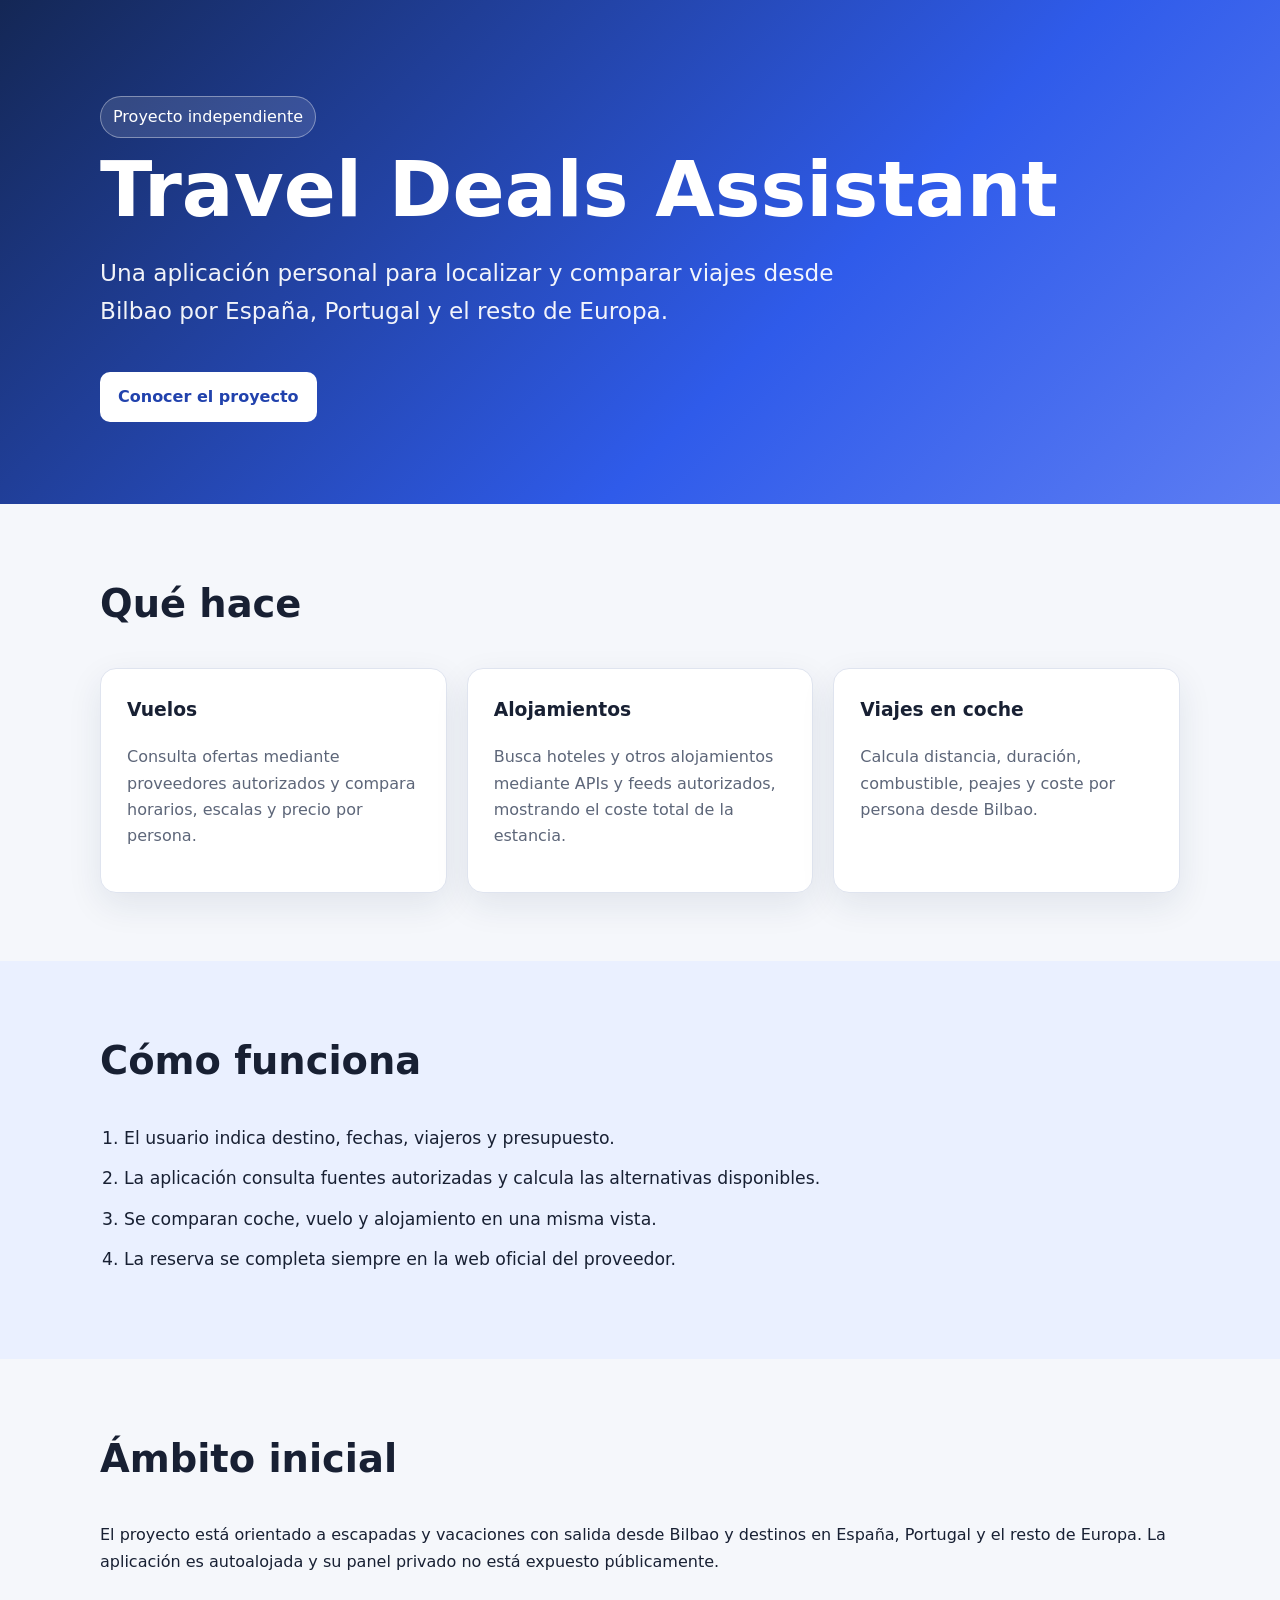
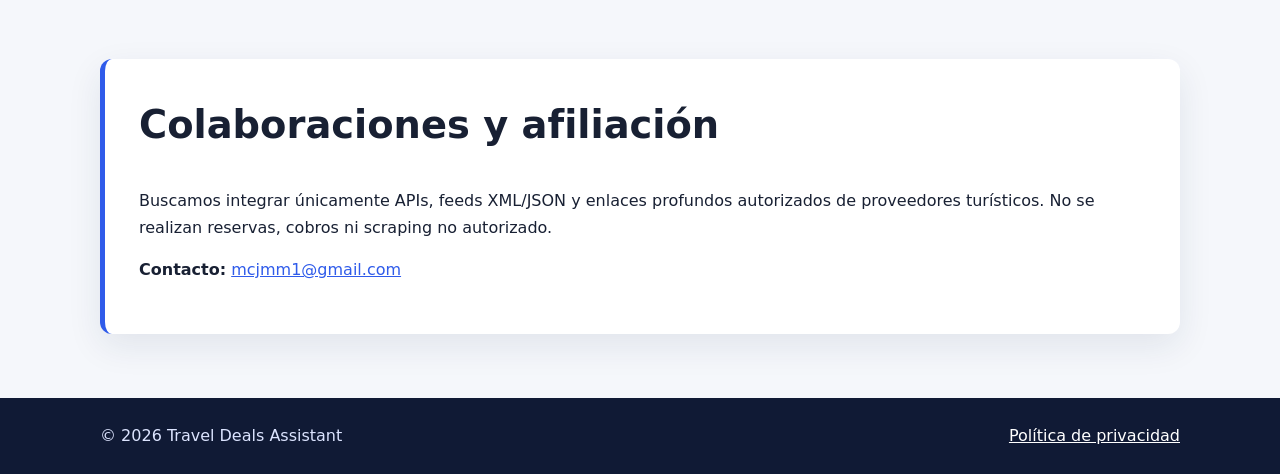
<file: index.html>
<!doctype html>
<html lang="es">
<head>
  <meta charset="utf-8">
  <meta name="viewport" content="width=device-width, initial-scale=1">
  <meta name="description" content="Travel Deals Assistant: comparador personal de viajes desde Bilbao para España, Portugal y el resto de Europa.">
  <title>Travel Deals Assistant</title>
  <link rel="stylesheet" href="styles.css">
</head>
<body>
  <header class="hero">
    <div class="wrap">
      <span class="badge">Proyecto independiente</span>
      <h1>Travel Deals Assistant</h1>
      <p class="lead">Una aplicación personal para localizar y comparar viajes desde Bilbao por España, Portugal y el resto de Europa.</p>
      <a class="button" href="#proyecto">Conocer el proyecto</a>
    </div>
  </header>

  <main>
    <section id="proyecto" class="wrap section">
      <h2>Qué hace</h2>
      <div class="cards">
        <article class="card">
          <h3>Vuelos</h3>
          <p>Consulta ofertas mediante proveedores autorizados y compara horarios, escalas y precio por persona.</p>
        </article>
        <article class="card">
          <h3>Alojamientos</h3>
          <p>Busca hoteles y otros alojamientos mediante APIs y feeds autorizados, mostrando el coste total de la estancia.</p>
        </article>
        <article class="card">
          <h3>Viajes en coche</h3>
          <p>Calcula distancia, duración, combustible, peajes y coste por persona desde Bilbao.</p>
        </article>
      </div>
    </section>

    <section class="alt">
      <div class="wrap section">
        <h2>Cómo funciona</h2>
        <ol class="steps">
          <li>El usuario indica destino, fechas, viajeros y presupuesto.</li>
          <li>La aplicación consulta fuentes autorizadas y calcula las alternativas disponibles.</li>
          <li>Se comparan coche, vuelo y alojamiento en una misma vista.</li>
          <li>La reserva se completa siempre en la web oficial del proveedor.</li>
        </ol>
      </div>
    </section>

    <section class="wrap section">
      <h2>Ámbito inicial</h2>
      <p>El proyecto está orientado a escapadas y vacaciones con salida desde Bilbao y destinos en España, Portugal y el resto de Europa. La aplicación es autoalojada y su panel privado no está expuesto públicamente.</p>
    </section>

    <section class="wrap section notice">
      <h2>Colaboraciones y afiliación</h2>
      <p>Buscamos integrar únicamente APIs, feeds XML/JSON y enlaces profundos autorizados de proveedores turísticos. No se realizan reservas, cobros ni scraping no autorizado.</p>
      <p><strong>Contacto:</strong> <a href="mailto:mcjmm1@gmail.com">mcjmm1@gmail.com</a></p>
    </section>
  </main>

  <footer>
    <div class="wrap footer-inner">
      <span>© 2026 Travel Deals Assistant</span>
      <a href="privacidad.html">Política de privacidad</a>
    </div>
  </footer>
</body>
</html>
</file>
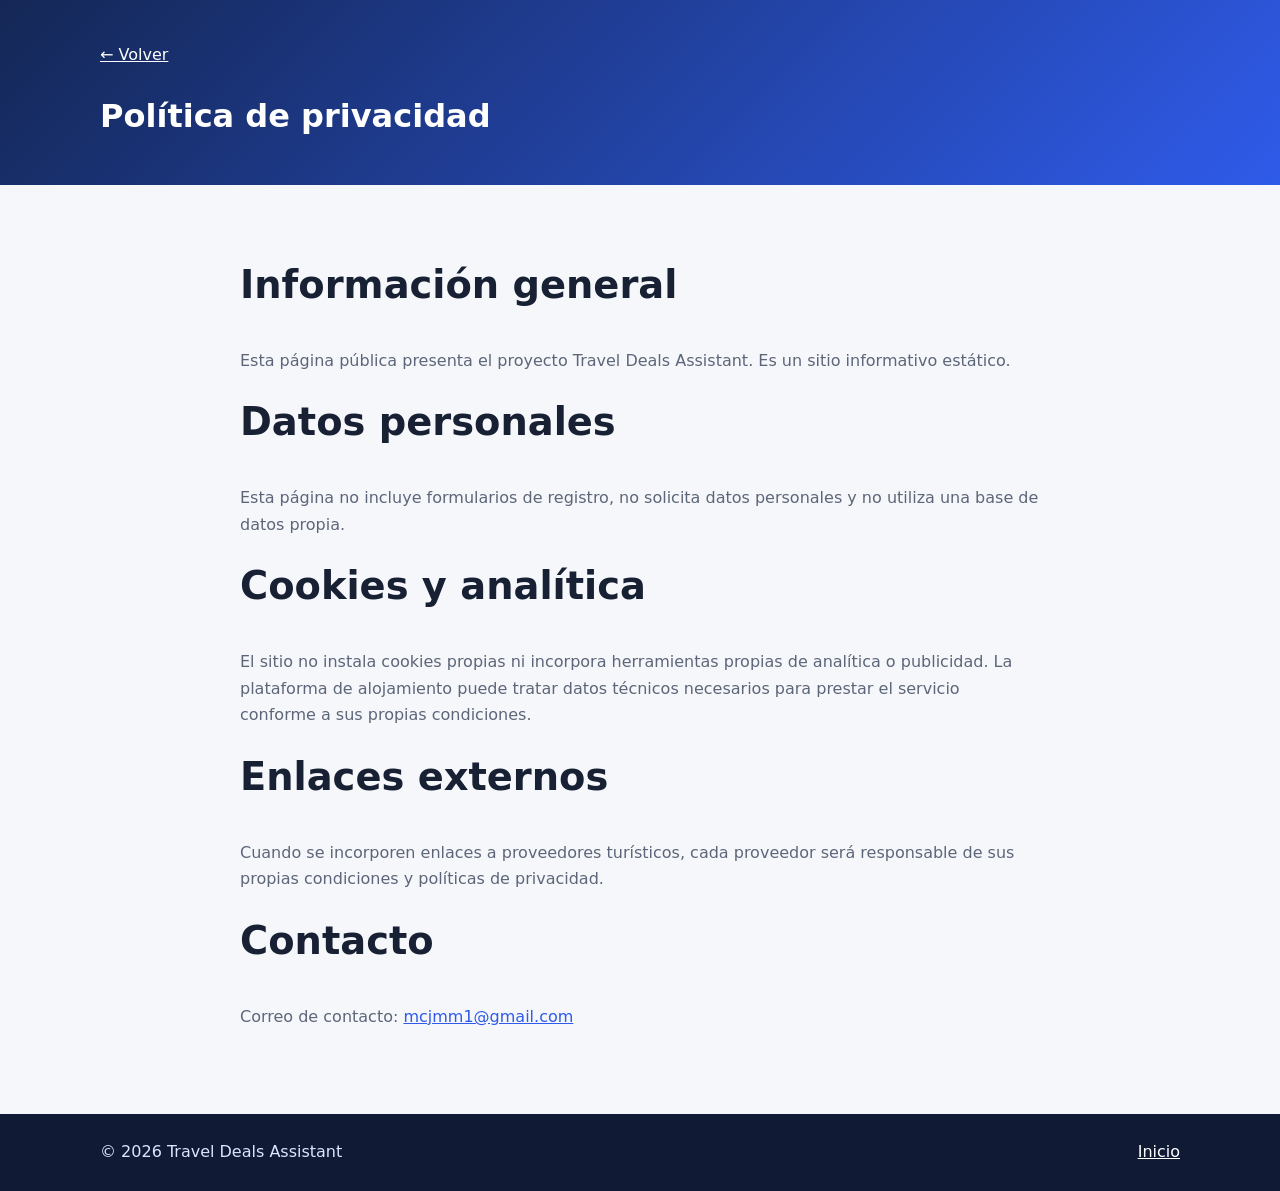
<file: privacidad.html>
<!doctype html>
<html lang="es">
<head>
  <meta charset="utf-8">
  <meta name="viewport" content="width=device-width, initial-scale=1">
  <meta name="description" content="Política de privacidad de Travel Deals Assistant.">
  <title>Privacidad — Travel Deals Assistant</title>
  <link rel="stylesheet" href="styles.css">
</head>
<body>
  <header class="small-header">
    <div class="wrap">
      <a class="back" href="index.html">← Volver</a>
      <h1>Política de privacidad</h1>
    </div>
  </header>

  <main class="wrap section prose">
    <h2>Información general</h2>
    <p>Esta página pública presenta el proyecto Travel Deals Assistant. Es un sitio informativo estático.</p>

    <h2>Datos personales</h2>
    <p>Esta página no incluye formularios de registro, no solicita datos personales y no utiliza una base de datos propia.</p>

    <h2>Cookies y analítica</h2>
    <p>El sitio no instala cookies propias ni incorpora herramientas propias de analítica o publicidad. La plataforma de alojamiento puede tratar datos técnicos necesarios para prestar el servicio conforme a sus propias condiciones.</p>

    <h2>Enlaces externos</h2>
    <p>Cuando se incorporen enlaces a proveedores turísticos, cada proveedor será responsable de sus propias condiciones y políticas de privacidad.</p>

    <h2>Contacto</h2>
    <p>Correo de contacto: <a href="mailto:mcjmm1@gmail.com">mcjmm1@gmail.com</a></p>
  </main>

  <footer>
    <div class="wrap footer-inner">
      <span>© 2026 Travel Deals Assistant</span>
      <a href="index.html">Inicio</a>
    </div>
  </footer>
</body>
</html>
</file>
<file: styles.css>
:root {
  --bg: #f5f7fb;
  --surface: #ffffff;
  --text: #182033;
  --muted: #5d6679;
  --brand: #2f5bea;
  --brand-dark: #2142ad;
  --line: #dfe4ef;
  --shadow: 0 12px 35px rgba(26, 39, 77, .09);
}

* { box-sizing: border-box; }
html { scroll-behavior: smooth; }
body {
  margin: 0;
  font-family: system-ui, -apple-system, BlinkMacSystemFont, "Segoe UI", sans-serif;
  color: var(--text);
  background: var(--bg);
  line-height: 1.65;
}
a { color: var(--brand); }
.wrap { width: min(1080px, calc(100% - 36px)); margin: 0 auto; }
.hero {
  padding: 96px 0 82px;
  color: white;
  background: linear-gradient(135deg, #142755, #2f5bea 62%, #5d7df3);
}
.hero h1 { margin: 12px 0 12px; font-size: clamp(2.4rem, 6vw, 4.8rem); line-height: 1.05; }
.lead { max-width: 760px; font-size: clamp(1.08rem, 2.4vw, 1.45rem); opacity: .94; }
.badge { display: inline-block; padding: 7px 12px; border: 1px solid rgba(255,255,255,.38); border-radius: 999px; background: rgba(255,255,255,.12); }
.button { display: inline-block; margin-top: 18px; padding: 12px 18px; border-radius: 10px; background: white; color: var(--brand-dark); text-decoration: none; font-weight: 750; }
.section { padding: 68px 0; }
h2 { margin-top: 0; font-size: clamp(1.75rem, 3vw, 2.45rem); }
h3 { margin-top: 0; }
.cards { display: grid; grid-template-columns: repeat(3, 1fr); gap: 20px; }
.card { padding: 26px; border: 1px solid var(--line); border-radius: 16px; background: var(--surface); box-shadow: var(--shadow); }
.card p, .prose p { color: var(--muted); }
.alt { background: #eaf0ff; }
.steps { padding-left: 24px; font-size: 1.08rem; }
.steps li { margin: 12px 0; }
.notice { margin-bottom: 64px; padding: 34px; border-left: 5px solid var(--brand); border-radius: 12px; background: var(--surface); box-shadow: var(--shadow); }
footer { padding: 25px 0; color: #dce4ff; background: #101a35; }
.footer-inner { display: flex; justify-content: space-between; gap: 20px; flex-wrap: wrap; }
footer a { color: white; }
.small-header { padding: 42px 0; color: white; background: linear-gradient(135deg, #142755, #2f5bea); }
.small-header h1 { margin-bottom: 0; }
.back { color: white; }
.prose { min-height: 66vh; max-width: 800px; }

@media (max-width: 760px) {
  .hero { padding: 70px 0 60px; }
  .cards { grid-template-columns: 1fr; }
  .section { padding: 48px 0; }
}
</file>
